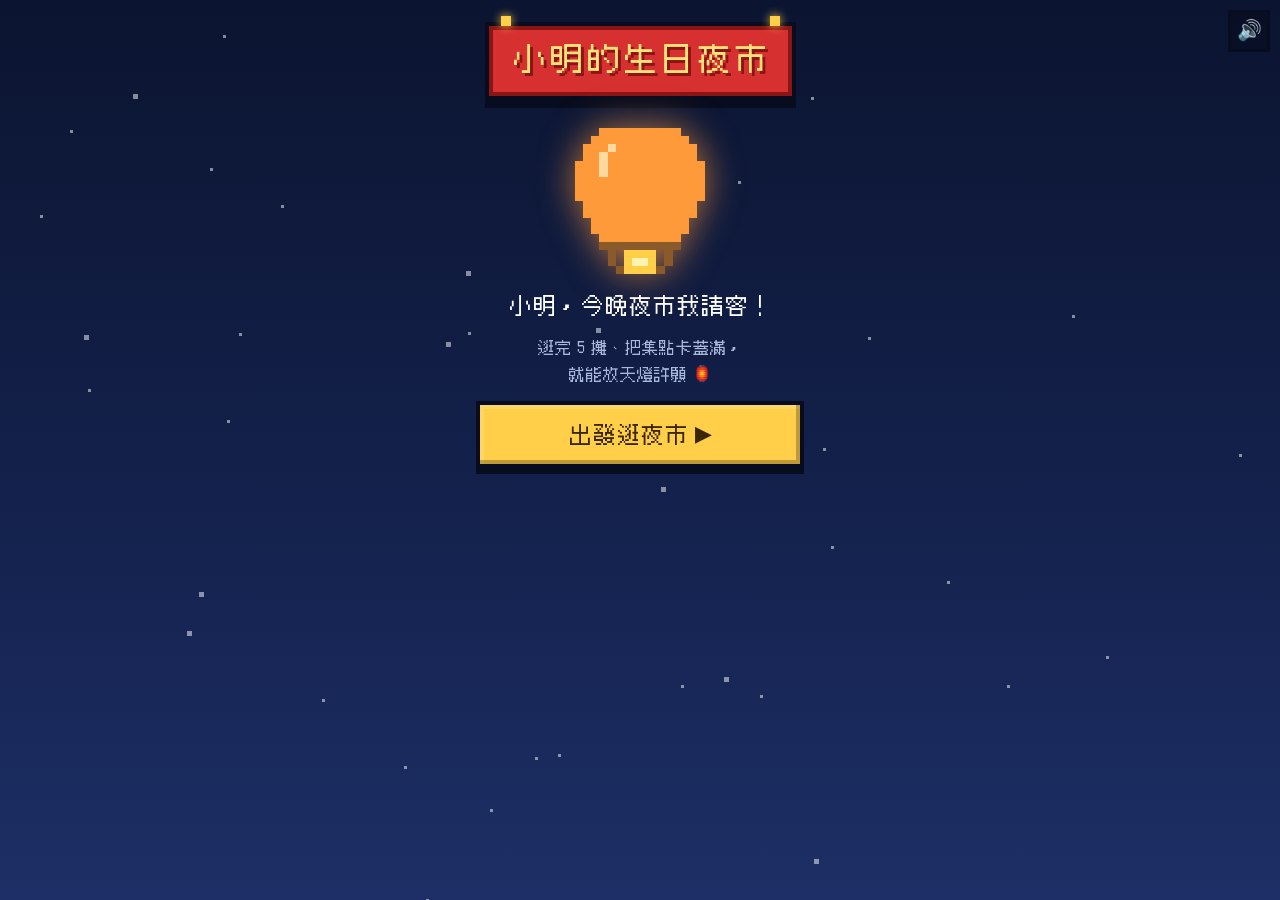
<file: index.html>
<!DOCTYPE html>
<html lang="zh-Hant-TW">
<head>
  <meta charset="UTF-8">
  <meta name="viewport" content="width=device-width, initial-scale=1, viewport-fit=cover">
  <meta name="theme-color" content="#0b1430">
  <meta name="description" content="生日闖關小遊戲：夜市、外送、太空、手作卡片四種主題，一站一站闖關，全部完成就能看到照片和生日祝福。">
  <meta property="og:title" content="🎂 有人送你一個生日小遊戲">
  <meta property="og:description" content="全部過關有驚喜喔！">
  <title>生日大冒險</title>
  <link rel="preload" href="fonts/Cubic_11.woff2" as="font" type="font/woff2" crossorigin>
  <link rel="icon" href="data:image/svg+xml,%3Csvg xmlns=%27http://www.w3.org/2000/svg%27 viewBox=%270 0 100 100%27%3E%3Ctext y=%27.9em%27 font-size=%2790%27%3E%F0%9F%8E%81%3C/text%3E%3C/svg%3E">
  <link rel="stylesheet" href="css/style.css">
  <link rel="stylesheet" href="css/themes.css">
</head>
<body>
  <div id="sky" aria-hidden="true"></div>
  <button id="mute" type="button" aria-label="關閉聲音">🔊</button>
  <main id="app"></main>

  <!-- 設定（沒有分享連結時使用） -->
  <script src="config.js"></script>
  <!-- 核心積木 -->
  <script src="js/core/ui.js"></script>
  <script src="js/core/audio.js"></script>
  <script src="js/core/data.js"></script>
  <script src="js/core/sprites.js"></script>
  <!-- 主題積木：想加新主題就在這裡多載入一個 -->
  <script src="js/themes/night.js"></script>
  <script src="js/themes/delivery.js"></script>
  <script src="js/themes/space.js"></script>
  <script src="js/themes/paper.js"></script>
  <!-- 關卡積木：想加新關卡類型就在這裡多載入一個 -->
  <script src="js/levels/choice.js"></script>
  <script src="js/levels/text.js"></script>
  <script src="js/levels/balloon.js"></script>
  <script src="js/levels/lock.js"></script>
  <!-- 路線、終點慶祝與主流程 -->
  <script src="js/route.js"></script>
  <script src="js/celebrate.js"></script>
  <script src="js/main.js"></script>
</body>
</html>
</file>
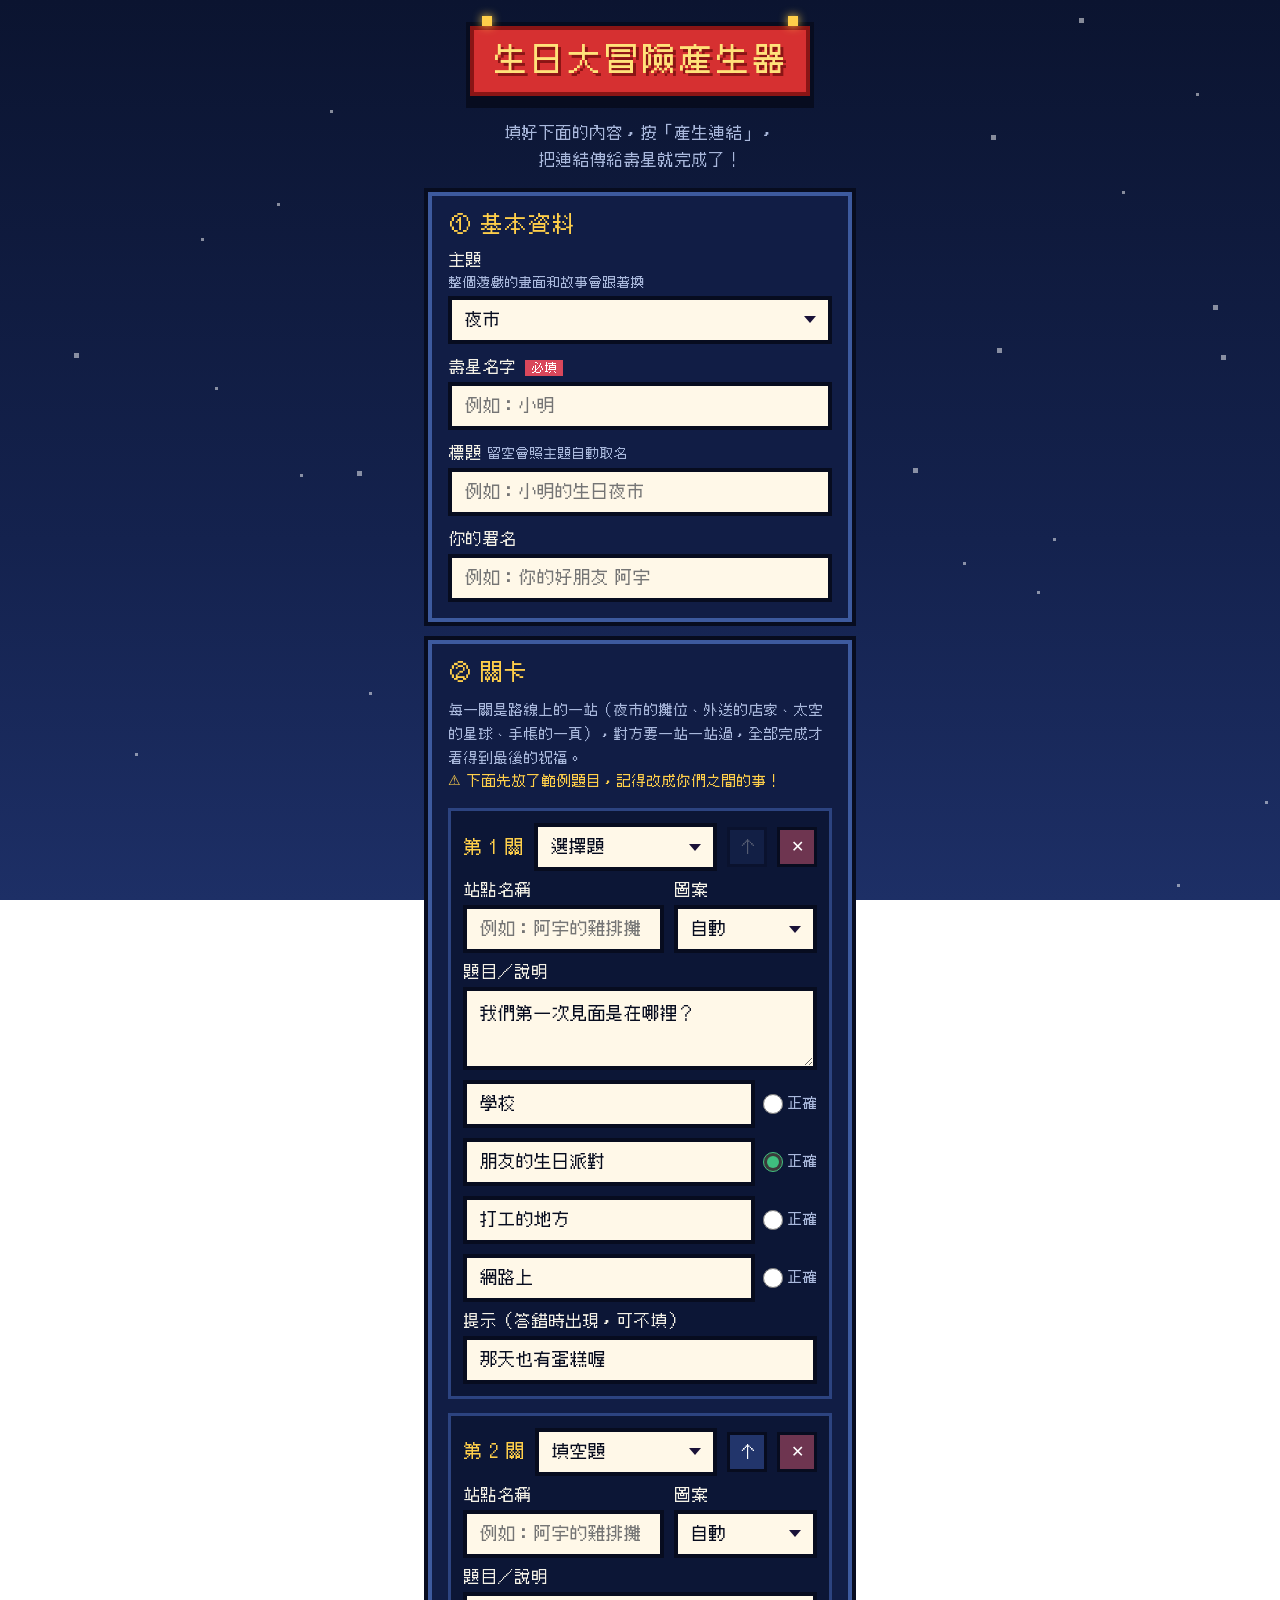
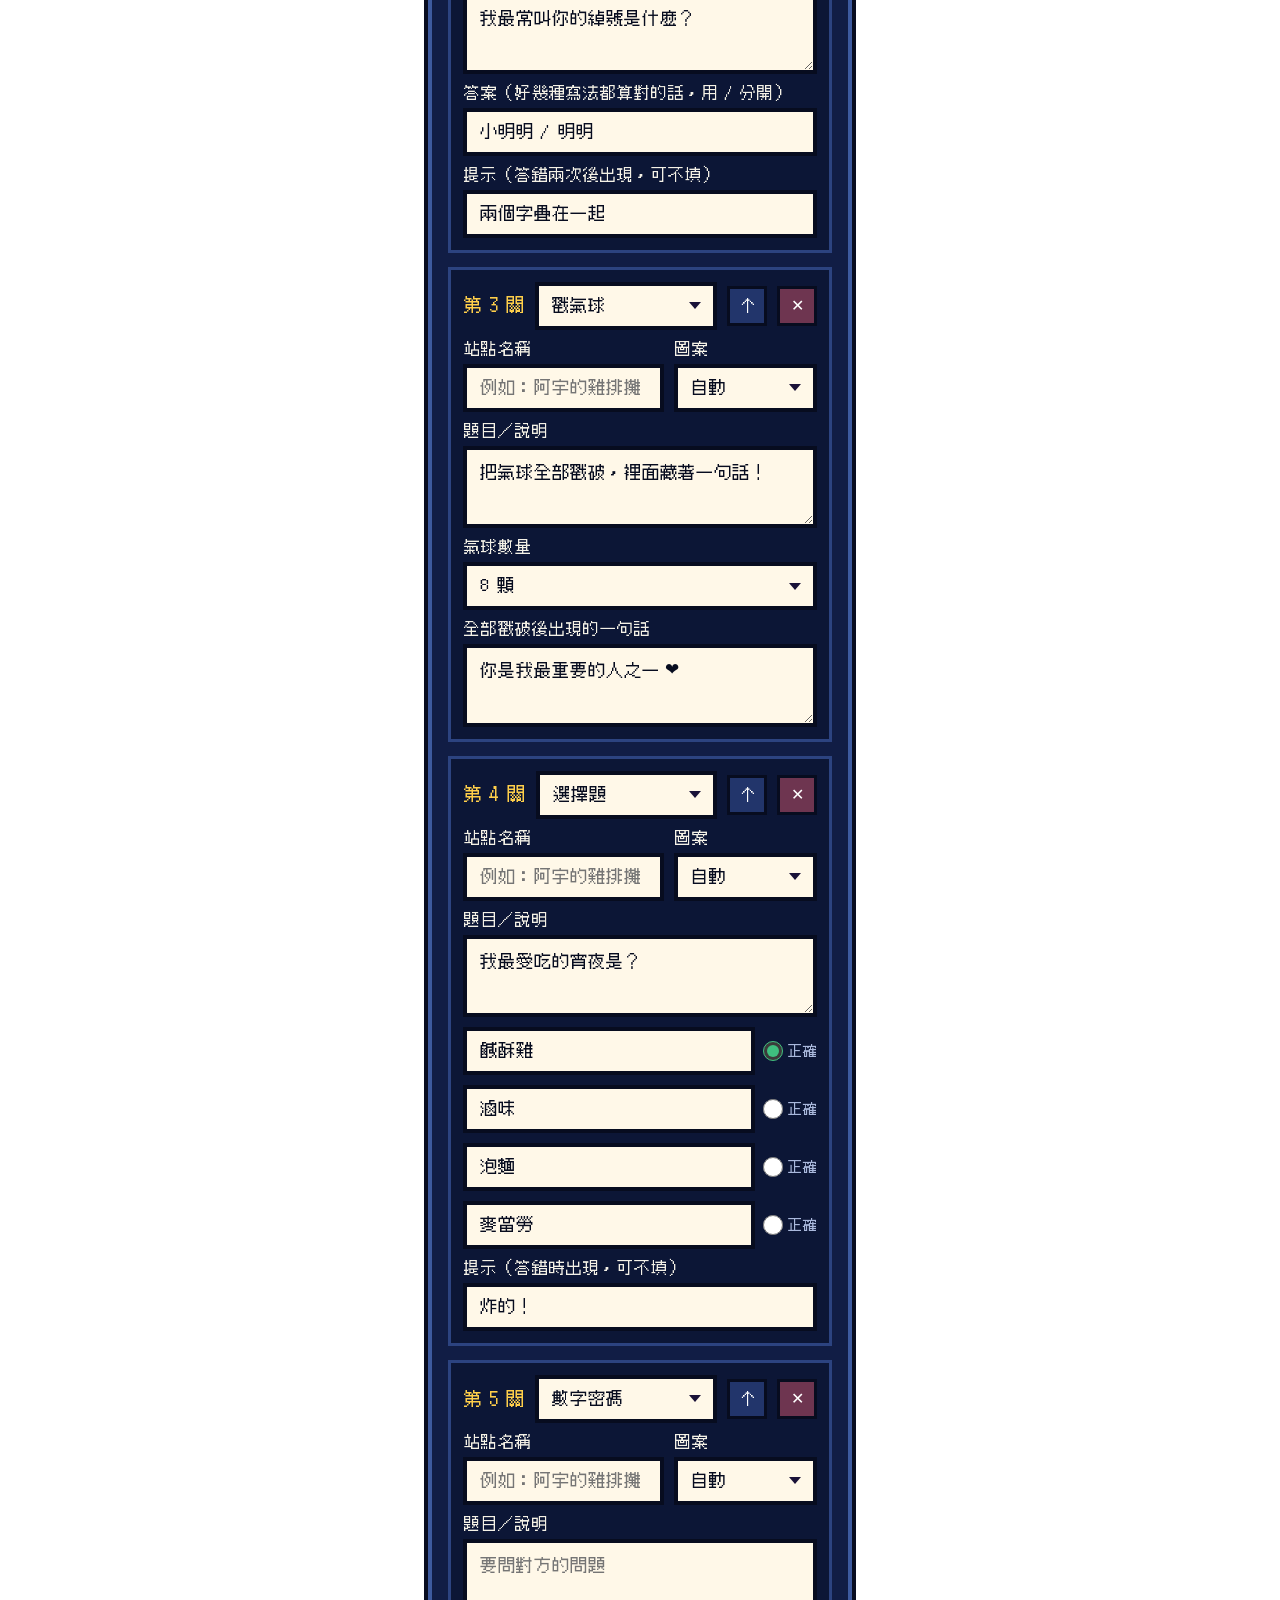
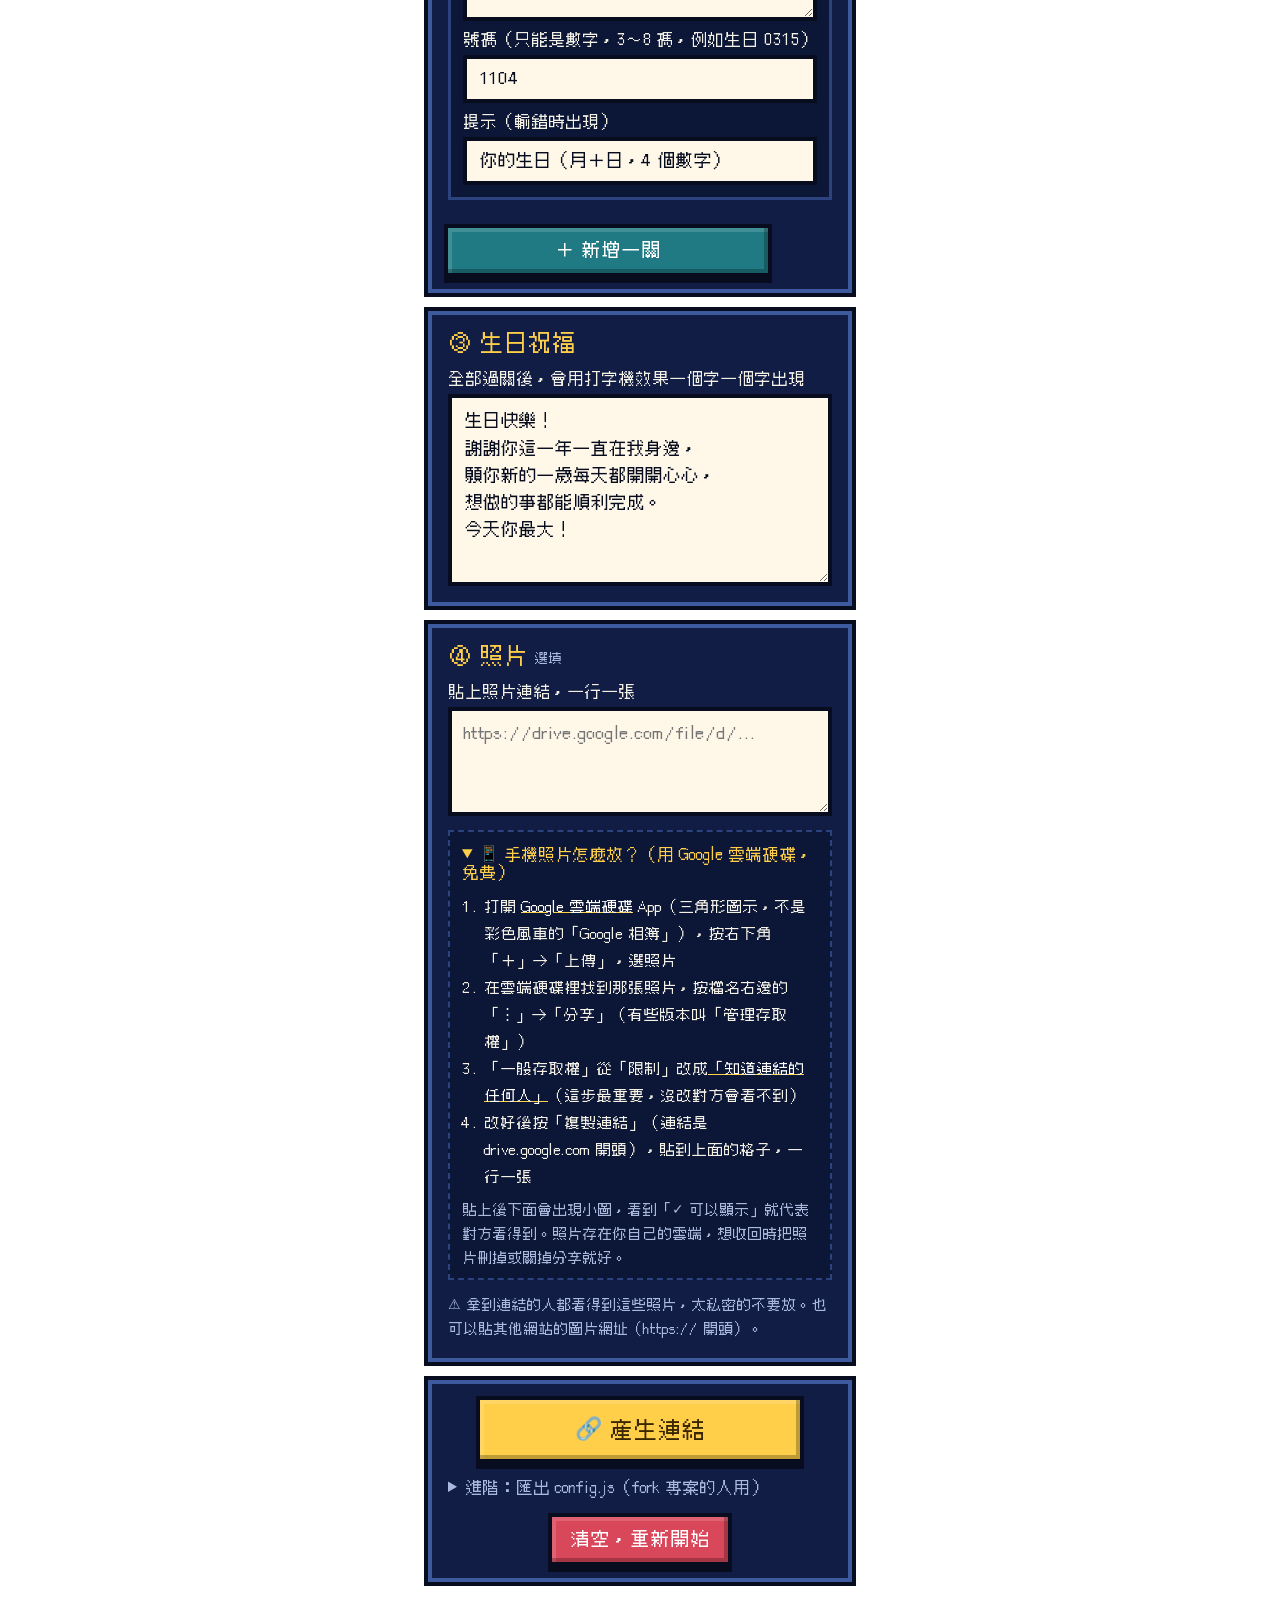
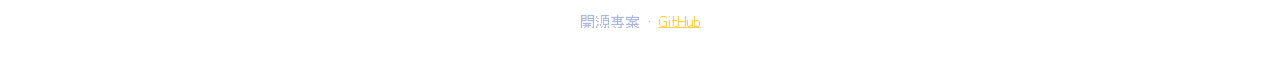
<file: create.html>
<!DOCTYPE html>
<html lang="zh-Hant-TW">
<head>
  <meta charset="UTF-8">
  <meta name="viewport" content="width=device-width, initial-scale=1, viewport-fit=cover">
  <meta name="theme-color" content="#0b1430">
  <title>生日大冒險產生器</title>
  <link rel="preload" href="fonts/Cubic_11.woff2" as="font" type="font/woff2" crossorigin>
  <link rel="icon" href="data:image/svg+xml,%3Csvg xmlns=%27http://www.w3.org/2000/svg%27 viewBox=%270 0 100 100%27%3E%3Ctext y=%27.9em%27 font-size=%2790%27%3E%F0%9F%8E%81%3C/text%3E%3C/svg%3E">
  <link rel="stylesheet" href="css/style.css">
  <link rel="stylesheet" href="css/create.css">
</head>
<body>
  <div id="sky" aria-hidden="true"></div>
  <main id="app" class="maker">
    <div class="sign"><h1>生日大冒險產生器</h1></div>
    <p class="sub">填好下面的內容，按「產生連結」，<br>把連結傳給壽星就完成了！</p>

    <section class="panel">
      <h2>① 基本資料</h2>
      <label>主題 <small>整個遊戲的畫面和故事會跟著換</small>
        <select class="px-input" id="f-theme"></select>
      </label>
      <label><span>壽星名字 <b class="req">必填</b></span>
        <input class="px-input" id="f-name" maxlength="20" placeholder="例如：小明">
      </label>
      <label><span>標題 <small>留空會照主題自動取名</small></span>
        <input class="px-input" id="f-title" maxlength="20" placeholder="例如：小明的生日夜市">
      </label>
      <label>你的署名
        <input class="px-input" id="f-from" maxlength="20" placeholder="例如：你的好朋友 阿宇">
      </label>
    </section>

    <section class="panel">
      <h2>② 關卡</h2>
      <p class="note">每一關是路線上的一站（夜市的攤位、外送的店家、太空的星球、手帳的一頁），對方要一站一站過，全部完成才看得到最後的祝福。<br><b class="warn">⚠ 下面先放了範例題目，記得改成你們之間的事！</b></p>
      <div id="levels"></div>
      <button type="button" class="px-btn wide" id="add-level">＋ 新增一關</button>
    </section>

    <section class="panel">
      <h2>③ 生日祝福</h2>
      <label>全部過關後，會用打字機效果一個字一個字出現
        <textarea class="px-input" id="f-wish" rows="6" maxlength="1000"></textarea>
      </label>
    </section>

    <section class="panel">
      <h2>④ 照片 <small>選填</small></h2>
      <label>貼上照片連結，一行一張
        <textarea class="px-input" id="f-photos" rows="3" placeholder="https://drive.google.com/file/d/..."></textarea>
      </label>
      <div id="photo-preview" class="photo-preview"></div>
      <details class="howto" open>
        <summary>📱 手機照片怎麼放？（用 Google 雲端硬碟，免費）</summary>
        <ol>
          <li>打開 <b>Google 雲端硬碟</b> App（三角形圖示，不是彩色風車的「Google 相簿」），按右下角「＋」→「上傳」，選照片</li>
          <li>在雲端硬碟裡找到那張照片，按檔名右邊的「⋮」→「分享」（有些版本叫「管理存取權」）</li>
          <li>「一般存取權」從「限制」改成<b>「知道連結的任何人」</b>（這步最重要，沒改對方會看不到）</li>
          <li>改好後按「複製連結」（連結是 drive.google.com 開頭），貼到上面的格子，一行一張</li>
        </ol>
        <p class="note">貼上後下面會出現小圖，看到「✓ 可以顯示」就代表對方看得到。照片存在你自己的雲端，想收回時把照片刪掉或關掉分享就好。</p>
      </details>
      <p class="note">⚠ 拿到連結的人都看得到這些照片，太私密的不要放。也可以貼其他網站的圖片網址（https:// 開頭）。</p>
    </section>

    <section class="panel actions">
      <p id="errors" class="errors" role="alert"></p>
      <button type="button" class="px-btn yellow wide big" id="make">🔗 產生連結</button>
      <div id="result" hidden>
        <textarea class="px-input" id="link" rows="4" readonly></textarea>
        <div class="row">
          <button type="button" class="px-btn green" id="copy">複製連結</button>
          <a class="px-btn" id="preview" target="_blank" rel="noopener">▶ 先玩玩看</a>
          <a class="px-btn line" id="line" target="_blank" rel="noopener">傳到 LINE</a>
        </div>
        <p class="note">⚠ 答案藏在連結裡（有編碼過，一般人看不出來），但懂程式的人還是解得開，別放太私密的東西。</p>
      </div>
      <details class="adv">
        <summary>進階：匯出 config.js（fork 專案的人用）</summary>
        <textarea class="px-input" id="config-out" rows="8" readonly></textarea>
        <button type="button" class="px-btn" id="copy-config">複製 config.js 內容</button>
      </details>
      <button type="button" class="px-btn red" id="reset">清空，重新開始</button>
    </section>

    <p class="foot">開源專案 · <a href="https://github.com/sdfvgv1994-bot/taco-birthday">GitHub</a></p>
  </main>

  <script src="config.js"></script>
  <script src="js/core/ui.js"></script>
  <script src="js/core/audio.js"></script>
  <script src="js/core/data.js"></script>
  <script src="js/core/sprites.js"></script>
  <!-- 主題積木：想加新主題就在這裡多載入一個 -->
  <script src="js/themes/night.js"></script>
  <script src="js/themes/delivery.js"></script>
  <script src="js/themes/space.js"></script>
  <script src="js/themes/paper.js"></script>
  <script src="js/create.js"></script>
</body>
</html>
</file>
<file: css/style.css>
/* 生日夜市：樣式 */
@font-face {
  font-family: "Cubic11";
  src: url("../fonts/Cubic_11.woff2") format("woff2");
  font-display: swap;
}

:root {
  --bg1: #0b1430;
  --bg2: #14224e;
  --ink: #070c1f;
  --text: #f4f1e6;
  --muted: #a9b8dc;
  --purple: #1f7a83;
  --purple-hi: #3d5a9e;
  --orange: #d63031;
  --yellow: #ffcf4a;
  --green: #3fbf7f;
  --red: #d9475b;
  --px: 4px;
}

* { box-sizing: border-box; }
html, body { margin: 0; min-height: 100%; }
body {
  font-family: "Cubic11", "PingFang TC", "Noto Sans TC", "Microsoft JhengHei", sans-serif;
  color: var(--text);
  background: linear-gradient(180deg, var(--bg1), var(--bg2) 60%, #1d2f66);
  background-attachment: fixed;
  -webkit-font-smoothing: none;
  -webkit-tap-highlight-color: transparent;
  overflow-x: hidden;
  transition: filter .6s;
}
body.dark { filter: brightness(.35); }
button { font-family: inherit; touch-action: manipulation; }

#sky { position: fixed; inset: 0; pointer-events: none; z-index: 0; }
.star {
  position: absolute; width: 3px; height: 3px; background: #fff; opacity: .5;
  animation: twinkle 3s steps(3) infinite;
}
.star.big { width: 5px; height: 5px; }
@keyframes twinkle { 50% { opacity: .1; } }

#app {
  position: relative; z-index: 1;
  max-width: 460px; margin: 0 auto;
  min-height: 100dvh;
  padding: calc(18px + env(safe-area-inset-top)) 18px calc(28px + env(safe-area-inset-bottom));
  display: flex; flex-direction: column; align-items: center;
}

#mute {
  position: fixed; top: calc(10px + env(safe-area-inset-top)); right: 10px; z-index: 5;
  width: 42px; height: 42px; font-size: 20px;
  background: rgba(7, 12, 31, .6); color: #fff; border: 3px solid var(--ink);
}

/* 招牌（標題） */
.sign {
  background: var(--orange);
  border: var(--px) solid #8a1515;
  box-shadow: 0 0 0 var(--px) var(--ink), 0 8px 0 var(--px) var(--ink);
  padding: 10px 18px; margin: 8px 0 22px;
  max-width: 100%;
}
.sign h1 {
  margin: 0; font-size: clamp(22px, 7vw, 32px); font-weight: normal; letter-spacing: 2px;
  color: #ffe27a; text-shadow: 3px 3px 0 #8a1515; text-align: center; line-height: 1.3;
  word-break: break-all;
}
.sign.big h1 { font-size: clamp(30px, 10vw, 44px); }

.screen { width: 100%; display: flex; flex-direction: column; align-items: center; gap: 16px; }

.lead { font-size: 22px; margin: 0; text-align: center; color: #fff; }
.sub { font-size: 16px; margin: 0; color: var(--muted); text-align: center; }

/* 像素按鈕 */
.px-btn {
  position: relative;
  font-size: 18px; color: #fff;
  background: var(--purple);
  border: 0; padding: 12px 18px;
  box-shadow:
    inset -4px -4px 0 rgba(0,0,0,.25),
    inset 4px 4px 0 rgba(255,255,255,.15),
    0 0 0 var(--px) var(--ink),
    0 6px 0 var(--px) var(--ink);
  cursor: pointer;
  transition: transform .05s;
}
.px-btn:active:not(:disabled) { transform: translateY(4px); box-shadow:
    inset -4px -4px 0 rgba(0,0,0,.25),
    inset 4px 4px 0 rgba(255,255,255,.15),
    0 0 0 var(--px) var(--ink),
    0 2px 0 var(--px) var(--ink); }
.px-btn.yellow { background: var(--yellow); color: #3a2600; }
.px-btn.green { background: var(--green); }
.px-btn.red { background: var(--red); }
.px-btn.wide { width: 100%; max-width: 320px; }
.px-btn.big { font-size: 22px; padding: 16px; }
.px-btn:disabled { cursor: default; }

/* 開場天燈 */
.intro-lantern { width: 130px; margin: 10px 0 4px; filter: drop-shadow(0 0 18px rgba(255, 154, 58, .7)); }
.intro-lantern svg { width: 100%; display: block; }
.bob { animation: bob 1.2s steps(2) infinite; }
@keyframes bob { 50% { transform: translateY(-8px); } }

/* 關卡標頭 */
.level-head {
  width: 100%; display: flex; justify-content: space-between; align-items: center;
  margin: -6px 0 14px;
}
.level-tag { font-size: 16px; color: var(--yellow); }

/* 題目卡 */
.card {
  width: 100%;
  background: #111d45;
  border: var(--px) solid var(--purple-hi);
  box-shadow: 0 0 0 var(--px) var(--ink);
  padding: 16px;
}
.question { margin: 0; font-size: 20px; line-height: 1.6; text-align: center; white-space: pre-wrap; }

.choices { width: 100%; display: flex; flex-direction: column; gap: 16px; margin-top: 6px; }
.choice { display: flex; align-items: center; gap: 12px; text-align: left; font-size: 18px; }
.choice-mark {
  flex: none; width: 30px; height: 30px; line-height: 30px; text-align: center;
  background: var(--ink); color: var(--yellow); font-size: 16px;
}
.choice.right { background: var(--green); }
.choice.bad { background: #6e3550; opacity: .7; }

.hint { min-height: 1.5em; margin: 0; color: var(--yellow); text-align: center; font-size: 16px; line-height: 1.6; }
.hint.glow { animation: glow 1s steps(2) 3; }
@keyframes glow { 50% { color: #fff; } }

.answer-row { width: 100%; display: flex; gap: 14px; margin-top: 6px; }
.px-input {
  flex: 1; min-width: 0;
  font-family: inherit; font-size: 20px; color: var(--ink);
  background: #fff8e8; border: var(--px) solid var(--ink);
  padding: 10px 12px; outline: none; border-radius: 0;
}
.px-input:focus { border-color: var(--yellow); box-shadow: 0 0 0 var(--px) var(--ink); }
.px-input.right { background: #c9f5df; }

/* 氣球 */
.counter { margin: 0; font-size: 18px; color: var(--yellow); }
.balloon-field { position: relative; width: 100%; height: min(58vh, 420px); }
.balloon {
  position: absolute; width: 64px; height: 86px; padding: 0; margin: -43px 0 0 -32px;
  background: none; border: 0; cursor: pointer;
  animation: float 2.4s ease-in-out infinite;
}
.balloon svg { width: 100%; height: 100%; display: block; pointer-events: none; }
.balloon.popped { animation: popped .35s steps(3) forwards; pointer-events: none; }
@keyframes float { 50% { transform: translateY(-12px); } }
@keyframes popped {
  0% { transform: scale(1); opacity: 1; }
  60% { transform: scale(1.5); opacity: .6; }
  100% { transform: scale(.2); opacity: 0; }
}
.clue {
  position: absolute; inset: 20% 0 auto; text-align: center;
  background: #fff8e8; color: var(--ink); padding: 20px;
  border: var(--px) solid var(--ink); box-shadow: 0 8px 0 var(--ink);
}
.clue-label { margin: 0 0 8px; font-size: 15px; color: #7a5a1a; }
.clue-text { margin: 0; font-size: 22px; line-height: 1.6; white-space: pre-wrap; }

/* 叫號機（數字密碼） */
.lock { width: 300px; max-width: 92%; margin-top: 4px; }
.lock-body {
  background: #1a0808;
  border: var(--px) solid #5a1414;
  box-shadow: 0 0 0 var(--px) var(--ink), 0 0 24px rgba(255, 75, 58, .35);
  padding: 12px 14px 18px;
}
.board-label { margin: 0 0 10px; text-align: center; font-size: 16px; color: #ffcf4a; letter-spacing: 2px; }
.lock-slots { display: flex; justify-content: center; gap: 8px; }
.slot {
  width: 50px; height: 66px; background: #0d0303; color: #ff4b3a;
  font-size: 40px; line-height: 66px; text-align: center;
  box-shadow: inset 0 0 0 2px #3a0c0c; text-shadow: 0 0 10px rgba(255, 75, 58, .9);
}
.slot:empty::after { content: "-"; color: #4a1010; text-shadow: none; }
.lock.open .slot { color: #4fd1a1; text-shadow: 0 0 10px rgba(79, 209, 161, .9); }
.lock-slots.many { gap: 4px; }
.lock-slots.many .slot { width: 30px; height: 48px; font-size: 26px; line-height: 48px; }
.lock-title { margin: 8px 0 0; font-size: 20px; }
.keypad {
  display: grid; grid-template-columns: repeat(3, 1fr); gap: 16px;
  width: 100%; max-width: 300px;
}
.key { font-size: 26px; padding: 12px 0; border-radius: 0; }

/* 搖晃（答錯） */
.shake { animation: shake .4s steps(6); }
@keyframes shake {
  20% { transform: translateX(-8px); }
  40% { transform: translateX(8px); }
  60% { transform: translateX(-6px); }
  80% { transform: translateX(6px); }
}

.pop-in { animation: popin .35s steps(4); }
@keyframes popin { from { transform: scale(.4); opacity: 0; } }

/* 過關橫幅 */
.clear-banner {
  position: fixed; inset: 0; z-index: 20; display: flex; align-items: center; justify-content: center;
  background: rgba(5, 10, 28, .55);
}
.clear-box {
  background: var(--yellow); color: #3a2600; text-align: center; padding: 18px 40px;
  box-shadow: 0 0 0 var(--px) var(--ink), 0 10px 0 var(--px) var(--ink);
}
.clear-title { margin: 0; font-size: 40px; }
.clear-stars { margin: 6px 0 0; font-size: 22px; color: #c25b00; }

/* 結尾 */
.finale { gap: 18px; }
.finale .sign { margin-bottom: 4px; }
.hb-name { margin: 0; font-size: clamp(30px, 10vw, 42px); color: var(--yellow); text-shadow: 4px 4px 0 var(--ink); text-align: center; word-break: break-all; }
.photos {
  width: calc(100% + 36px); margin: 0 -18px;
  display: flex; gap: 18px; overflow-x: auto; scroll-snap-type: x mandatory;
  padding: 14px 40px 22px; -webkit-overflow-scrolling: touch; scrollbar-width: none;
}
.photos::-webkit-scrollbar { display: none; }
.photos:has(.polaroid:only-child) { justify-content: center; }
.polaroid {
  flex: none; width: 72%; max-width: 300px; margin: 0; scroll-snap-align: center;
  background: #fff; padding: 10px 10px 34px;
  box-shadow: 0 0 0 var(--px) var(--ink), 0 8px 0 var(--px) var(--ink);
  transform: rotate(var(--tilt, 0deg));
}
.polaroid img { width: 100%; aspect-ratio: 1; object-fit: cover; display: block; background: #ddd; }
.swipe-tip { margin: -10px 0 0; color: var(--muted); font-size: 14px; }
.wish { background: #fff8e8; color: var(--ink); border-color: var(--ink); }
.wish-text { margin: 0; font-size: 19px; line-height: 1.8; white-space: pre-wrap; min-height: 4em; cursor: pointer; }
.wish-text:not(.done)::after { content: "▌"; animation: twinkle .8s steps(1) infinite; }
.wish-from { margin: 12px 0 0; text-align: right; font-size: 18px; color: #c0392b; }
.end-buttons { display: flex; flex-wrap: wrap; justify-content: center; gap: 18px; margin-top: 8px; }
.end-buttons .px-btn { font-size: 16px; padding: 10px 14px; }

.confetti { position: fixed; inset: 0; width: 100%; height: 100%; pointer-events: none; z-index: 15; }

.toast {
  position: fixed; left: 50%; bottom: 30px; z-index: 30; transform: translate(-50%, 20px);
  background: var(--ink); color: #fff; padding: 10px 16px; opacity: 0;
  border: 3px solid var(--yellow); transition: all .25s; max-width: 90%; text-align: center;
}
.toast.show { opacity: 1; transform: translate(-50%, 0); }

@media (prefers-reduced-motion: reduce) {
  .bob, .balloon, .star, .flame { animation: none !important; }
}


/* ================= 夜市 ================= */
.sub { white-space: pre-line; line-height: 1.7; }
.px-btn.small { font-size: 15px; padding: 8px 14px; background: #22356b; }

/* 紅布條標題：兩邊掛燈泡 */
.sign { position: relative; }
.sign::before, .sign::after {
  content: ""; position: absolute; top: -14px; width: 10px; height: 10px; background: #ffcf4a;
  box-shadow: 0 0 10px #ffcf4a;
}
.sign::before { left: 8px; } .sign::after { right: 8px; }

.market { gap: 10px; }
.market-top { width: 100%; display: flex; align-items: center; gap: 10px; padding-right: 48px; }
.home-btn {
  flex: none; width: 42px; height: 42px; font-size: 20px; color: #fff;
  background: rgba(7, 12, 31, .6); border: 3px solid var(--ink); cursor: pointer;
}
.stamp-card {
  flex: 1; display: flex; align-items: center; flex-wrap: wrap; gap: 6px;
  background: #f4ead0; color: var(--ink); padding: 8px 10px;
  border: 3px dashed #c0392b; box-shadow: 0 0 0 3px var(--ink);
}
.stamp-title { font-size: 15px; margin-right: 2px; }
.stamp {
  width: 30px; height: 30px; line-height: 26px; text-align: center; font-size: 14px;
  border: 2px dashed #b8a67a; border-radius: 50%; color: #b8a67a;
}
.stamp.on { border: 2px solid #c0392b; color: #c0392b; transform: rotate(-12deg); font-size: 15px; }
.stamp.fresh { animation: stampIn .5s steps(4) .2s backwards; }
@keyframes stampIn { from { transform: rotate(-12deg) scale(3); opacity: 0; } }
.next-tip { margin: 0; font-size: 17px; color: var(--yellow); text-align: center; }

.street {
  position: relative; width: 100%;
  background:
    linear-gradient(90deg, transparent 0 46%, rgba(255,255,255,.06) 46% 54%, transparent 54%),
    repeating-linear-gradient(0deg, #2a3350 0 22px, #262e49 22px 44px);
  border: var(--px) solid #3a456b; box-shadow: 0 0 0 var(--px) var(--ink);
  padding: 16px 8px 10px; overflow: hidden;
}
/* 頭頂一串串燈泡 */
.street-row { position: relative; display: grid; grid-template-columns: 1.25fr 1fr; align-items: end; gap: 6px; padding: 22px 0 16px; }
.street-row.flip { grid-template-columns: 1fr 1.25fr; }
.street-row.flip .stall { order: 2; }
.street-row::before {
  content: ""; position: absolute; left: -8px; right: -8px; top: 4px; height: 8px;
  background: radial-gradient(circle, #ffe27a 0 3px, transparent 4px) 0 0 / 26px 8px repeat-x;
  filter: drop-shadow(0 0 4px #ffcf4a);
  border-top: 2px solid #4a557d;
}
.stall {
  position: relative; display: flex; flex-direction: column; align-items: center;
  background: none; border: 0; padding: 0; cursor: pointer; color: inherit;
}
.stall-art, .altar-art { width: 100%; max-width: 200px; }
.stall-art svg, .altar-art svg, .deco-a svg, .deco-b svg, .walker svg { width: 100%; display: block; }
.stall-name {
  margin-top: 4px; font-size: 15px; color: var(--ink); background: #ffcf4a; padding: 3px 10px;
  box-shadow: 0 0 0 2px var(--ink);
  max-width: 100%; overflow: hidden; text-overflow: ellipsis; white-space: nowrap;
}
.stall-flag {
  position: absolute; top: -14px; right: 4px; z-index: 2; font-size: 13px; padding: 2px 6px;
  background: var(--ink); color: #a9b8dc; border: 2px solid #3a456b;
}
.stall.closed .stall-art { filter: brightness(.38) saturate(.35); }
.stall.closed .stall-name { background: #4a557d; color: #c8d2ee; }
.stall.open .stall-art { filter: drop-shadow(0 0 12px rgba(255, 207, 74, .75)); }
.stall.open .stall-flag { background: #4fd1a1; color: var(--ink); border-color: var(--ink); animation: arrowBob .6s steps(2) infinite; }
@keyframes arrowBob { 50% { transform: translateY(5px); } }
.stall.cleared .stall-flag {
  top: 30%; right: 50%; transform: translateX(50%) rotate(-12deg); font-size: 18px; padding: 4px 10px;
  background: rgba(244, 234, 208, .92); color: #c0392b; border: 3px solid #c0392b;
}

.side { display: flex; align-items: flex-end; justify-content: center; gap: 12px; padding-bottom: 26px; }
.deco-a { width: 30px; animation: sway 2.4s steps(4) infinite; }
.deco-a.low { width: 24px; margin-bottom: 20px; animation-delay: .6s; }
@keyframes sway { 50% { transform: rotate(5deg); } }
.deco-b { width: 64px; }

.street-end { display: flex; justify-content: center; padding: 26px 0 12px; border-top: 3px dashed #4a557d; }
.altar { display: flex; flex-direction: column; align-items: center; background: none; border: 0; padding: 0; cursor: pointer; }
.altar .altar-art { width: 84px; filter: brightness(.4) saturate(.3); }
.altar.ready .altar-art { filter: drop-shadow(0 0 16px rgba(255, 154, 58, .95)); animation: bob 1s steps(2) infinite; }
.altar:not(.ready) .stall-name { background: #4a557d; color: #c8d2ee; }

.walker {
  position: absolute; left: 0; top: 0; width: 28px; z-index: 3;
  transform: translate(-50%, -100%); pointer-events: none; opacity: 0;
  filter: drop-shadow(0 3px 0 rgba(0,0,0,.4));
}
.walker.ready { opacity: 1; }
.walker.face-left svg { transform: scaleX(-1); }
.walker.walking svg { animation: step .24s steps(2) infinite; }
@keyframes step { 50% { margin-top: -4px; } }

.level-head { gap: 8px; }
.level-head .back-btn {
  background: #22356b; color: #fff; border: 3px solid var(--ink); padding: 6px 10px; font-size: 15px; cursor: pointer;
}

/* 集點印章（過關提示） */
.clear-box { background: #f4ead0; border: 4px solid #c0392b; transform: rotate(-4deg); }
.clear-title { color: #c0392b; font-size: 64px; line-height: 1; }
.clear-stars { color: #c0392b; }

.big-clear {
  position: fixed; inset: 0; z-index: 25; display: flex; align-items: center; justify-content: center;
  background: rgba(5, 10, 28, .6); pointer-events: none;
}
.big-clear-text {
  margin: 0; font-size: clamp(54px, 18vw, 96px); color: #c0392b; background: #f4ead0;
  padding: 6px 22px; border: 8px solid #c0392b; border-radius: 16px;
  transform: rotate(-8deg); animation: stamp .5s steps(4);
}
@keyframes stamp { from { transform: rotate(-8deg) scale(2.4); opacity: 0; } }

/* 放天燈 */
.lantern-screen { min-height: 62vh; }
.sky-lantern {
  position: relative; width: 190px; margin-top: 26px; background: none; border: 0; padding: 0; cursor: pointer;
  filter: drop-shadow(0 0 26px rgba(255, 154, 58, .85));
}
.sky-lantern-art svg { width: 100%; display: block; }
.sky-lantern-text {
  position: absolute; left: 12%; right: 12%; top: 18%; text-align: center; white-space: pre-line;
  font-size: 22px; line-height: 1.5; color: #7a2a0a; word-break: break-all;
}
.sky-lantern.fly { transition: transform 2.4s ease-in, opacity 2.4s ease-in; transform: translateY(-110vh) scale(.35); opacity: .2; }
.stamp-card { gap: 4px; padding: 8px; }
.stamp { width: 27px; height: 27px; line-height: 23px; font-size: 13px; }
.stamp.on { font-size: 13px; }
.sky-lantern.burst { transition: transform 1.2s steps(8), opacity 1.2s; transform: scale(2.2) rotate(8deg); opacity: 0; }
.goal-tag { margin: 0; font-size: 24px; line-height: 1.5; text-align: center; white-space: pre-line; color: var(--yellow); word-break: break-all; }
</file>
<file: css/themes.css>
/* 各主題的顏色和背景。body 會被加上 theme-主題名 的 class。 */

/* ---------- 夜市（預設樣子就是夜市，這裡只補發光） ---------- */
body.theme-night .deco-a { filter: drop-shadow(0 0 8px rgba(226, 58, 58, .8)); }

/* ---------- 外送：傍晚的街道 ---------- */
body.theme-delivery {
  --bg1: #2b1a3d; --bg2: #8a3f55; --purple: #2e8b57; --purple-hi: #e8a13a;
  background: linear-gradient(180deg, #2b1a3d, #8a3f55 55%, #e08a4a);
  background-attachment: fixed;
}
body.theme-delivery .sign { background: #ffcf4a; border-color: #1a1238; }
body.theme-delivery .sign h1 { color: #1a1238; text-shadow: none; }
body.theme-delivery .sign::before, body.theme-delivery .sign::after { display: none; }
body.theme-delivery .street {
  background:
    repeating-linear-gradient(180deg, #ffcf4a 0 18px, transparent 18px 40px) 50% 0 / 6px 100% no-repeat,
    #4a4f5e;
  border-color: #c9c9c9;
}
body.theme-delivery .street-row::before { display: none; }
body.theme-delivery .deco-a { animation: none; width: 26px; }
body.theme-delivery .deco-b { width: 50px; }
body.theme-delivery .walker { width: 44px; }
body.theme-delivery .stamp-card { border-color: #2e8b57; }
body.theme-delivery .stamp.on { border-color: #2e8b57; color: #2e8b57; }
body.theme-delivery .stall.cleared .stall-flag, body.theme-delivery .clear-box, body.theme-delivery .big-clear-text { border-color: #2e8b57; color: #2e8b57; }
body.theme-delivery .clear-title, body.theme-delivery .clear-stars { color: #2e8b57; }
body.theme-delivery .intro-lantern, body.theme-delivery .sky-lantern { filter: drop-shadow(0 0 20px rgba(255, 207, 74, .7)); }
body.theme-delivery .card { background: #3a2440; }

/* ---------- 太空 ---------- */
body.theme-space {
  --bg1: #05030f; --bg2: #140a33; --purple: #4b3fd1; --purple-hi: #5ee6ff;
  background: radial-gradient(ellipse at 30% 10%, #2a1466 0, #0a0620 55%, #05030f 100%);
  background-attachment: fixed;
}
body.theme-space .sign { background: #0a0620; border-color: #5ee6ff; box-shadow: 0 0 0 var(--px) var(--ink), 0 0 18px rgba(94, 230, 255, .6); }
body.theme-space .sign h1 { color: #5ee6ff; text-shadow: 0 0 10px rgba(94, 230, 255, .8); }
body.theme-space .sign::before, body.theme-space .sign::after { background: #5ee6ff; box-shadow: 0 0 10px #5ee6ff; }
body.theme-space .street {
  background:
    radial-gradient(circle, rgba(255,255,255,.7) 0 1px, transparent 2px) 0 0 / 46px 58px,
    radial-gradient(circle, rgba(255,255,255,.4) 0 1px, transparent 2px) 20px 30px / 70px 74px,
    #0a0620;
  border-color: #3a2f8a;
}
body.theme-space .street-row::before {
  top: 8px; height: 2px; background: none; filter: none; border-top: 2px dotted rgba(94, 230, 255, .45);
}
body.theme-space .stall.closed .stall-art { filter: brightness(.45) saturate(.2); }
body.theme-space .stall.open .stall-art { filter: drop-shadow(0 0 14px rgba(94, 230, 255, .8)); }
body.theme-space .stall-art { animation: float 3s ease-in-out infinite; }
body.theme-space .stall-name { background: #5ee6ff; }
body.theme-space .deco-a { animation: twinkle 2s steps(2) infinite; }
body.theme-space .intro-lantern, body.theme-space .sky-lantern, body.theme-space .altar.ready .altar-art { filter: drop-shadow(0 0 22px rgba(255, 207, 74, .9)); }
body.theme-space .stamp-card { background: #0a0620; color: #5ee6ff; border-color: #5ee6ff; }
body.theme-space .stamp { border-color: #3a2f8a; color: #6a63b0; }
body.theme-space .stamp.on { border-color: #ffcf4a; color: #ffcf4a; }
body.theme-space .stall.cleared .stall-flag { background: rgba(10, 6, 32, .9); color: #ffcf4a; border-color: #ffcf4a; }
body.theme-space .clear-box, body.theme-space .big-clear-text { background: #0a0620; border-color: #ffcf4a; color: #ffcf4a; }
body.theme-space .clear-title, body.theme-space .clear-stars { color: #ffcf4a; }
body.theme-space .card { background: #120a3a; }

/* ---------- 手作卡片：亮色紙張 ---------- */
body.theme-paper {
  --bg1: #f6ecd6; --bg2: #f6ecd6; --text: #3a2a20; --muted: #8a7460; --yellow: #d6457a;
  --purple: #6fae9a; --purple-hi: #d9c7a3; --green: #6fae9a;
  background: #f6ecd6 repeating-linear-gradient(0deg, transparent 0 27px, rgba(120, 160, 200, .22) 27px 28px);
  background-attachment: fixed;
}
body.theme-paper #sky { display: none; }
body.theme-paper .lead { color: #3a2a20; }
body.theme-paper .sign { background: #ff8fab; border-color: #e86a8e; box-shadow: 0 6px 0 rgba(0,0,0,.12); transform: rotate(-2deg); }
body.theme-paper .sign h1 { color: #fff; text-shadow: 2px 2px 0 #e86a8e; }
body.theme-paper .sign::before, body.theme-paper .sign::after { display: none; }
body.theme-paper .card { background: #fff; border-color: #d9c7a3; box-shadow: 0 6px 0 rgba(0,0,0,.1); }
body.theme-paper .px-btn { box-shadow: inset -4px -4px 0 rgba(0,0,0,.15), inset 4px 4px 0 rgba(255,255,255,.3), 0 0 0 3px #3a2a20, 0 5px 0 3px #3a2a20; }
body.theme-paper .px-btn.yellow { background: #ffcf4a; }
body.theme-paper .px-btn.small, body.theme-paper .home-btn, body.theme-paper .back-btn, body.theme-paper #mute { background: #fff; color: #3a2a20; border-color: #3a2a20; }
body.theme-paper .choice-mark { background: #3a2a20; color: #ffcf4a; }
body.theme-paper .street { background: #fffaf0; border: 3px solid #d9c7a3; box-shadow: 0 8px 0 rgba(0,0,0,.08); }
body.theme-paper .street-row::before { top: 6px; height: 2px; background: none; filter: none; border-top: 2px dashed #e3d3b0; }
body.theme-paper .street-end { border-top-color: #e3d3b0; }
body.theme-paper .stall-name { background: #fff; box-shadow: 0 0 0 2px #3a2a20; color: #3a2a20; }
body.theme-paper .stall.closed .stall-art { filter: grayscale(1) opacity(.35); }
body.theme-paper .stall.closed .stall-name, body.theme-paper .altar:not(.ready) .stall-name { background: #eee3cc; color: #8a7460; box-shadow: 0 0 0 2px #b8a67a; }
body.theme-paper .stall.open .stall-art { filter: drop-shadow(0 4px 0 rgba(0,0,0,.15)); transform: rotate(-3deg); }
body.theme-paper .stall-flag { background: #fff; color: #8a7460; border-color: #d9c7a3; }
body.theme-paper .stall.open .stall-flag { background: #ffcf4a; color: #3a2a20; border-color: #3a2a20; }
body.theme-paper .altar .altar-art { filter: grayscale(1) opacity(.4); }
body.theme-paper .altar.ready .altar-art, body.theme-paper .intro-lantern, body.theme-paper .sky-lantern { filter: drop-shadow(0 6px 0 rgba(0,0,0,.15)); }
body.theme-paper .deco-a { animation: none; }
body.theme-paper .stamp-card { background: #fff; border-color: #ff8fab; box-shadow: 0 4px 0 rgba(0,0,0,.1); }
body.theme-paper .stamp.on, body.theme-paper .stall.cleared .stall-flag { color: #e8437a; border-color: #e8437a; }
body.theme-paper .clear-box, body.theme-paper .big-clear-text { background: #fff; border-color: #e8437a; color: #e8437a; }
body.theme-paper .clear-title, body.theme-paper .clear-stars { color: #e8437a; }
body.theme-paper .clear-banner, body.theme-paper .big-clear { background: rgba(246, 236, 214, .75); }
body.theme-paper .hb-name { color: #e8437a; text-shadow: 3px 3px 0 #fff; }
body.theme-paper .wish { background: #fff; }

/* 祝福卡片一律用淺色紙，字才看得清楚 */
body .card.wish { background: #fff8e8; color: #1a1238; border-color: #1a1238; }
</file>
<file: css/create.css>
/* 產生器頁面 */
.maker { gap: 18px; }
.maker .sign { margin-bottom: 6px; }
.maker .sub { line-height: 1.7; }

.panel {
  width: 100%;
  background: #111d45;
  border: var(--px) solid var(--purple-hi);
  box-shadow: 0 0 0 var(--px) var(--ink);
  padding: 16px;
  display: flex; flex-direction: column; gap: 14px;
}
.panel h2 { margin: 0; font-size: 22px; font-weight: normal; color: var(--yellow); }
.panel h2 small, label small { color: var(--muted); font-size: 13px; }
.panel label { display: flex; flex-direction: column; gap: 6px; font-size: 16px; }
.panel .px-input { width: 100%; font-size: 17px; }
.panel textarea.px-input { resize: vertical; line-height: 1.6; }
.panel select.px-input { appearance: none; -webkit-appearance: none;
  background: #fff8e8 url("data:image/svg+xml,%3Csvg xmlns='http://www.w3.org/2000/svg' viewBox='0 0 10 6'%3E%3Cpath d='M0 0h10L5 6z' fill='%231a1238'/%3E%3C/svg%3E") no-repeat right 12px center / 12px; padding-right: 34px; }
.req { font-weight: normal; font-size: 12px; background: var(--red); color: #fff; padding: 1px 6px; margin-left: 4px; }
.note { margin: 0; font-size: 14px; color: var(--muted); line-height: 1.7; }

.level-card {
  background: #0c1636; border: 3px solid #2c4380; padding: 12px;
  display: flex; flex-direction: column; gap: 10px; margin-bottom: 14px;
}
.level-top { display: flex; align-items: center; gap: 10px; }
.level-top .level-no { flex: none; color: var(--yellow); font-size: 18px; }
.level-top select { flex: 1; }
.icon-btn {
  flex: none; width: 40px; height: 40px; font-size: 16px; padding: 0;
  background: #22356b; color: #fff; border: 3px solid var(--ink); cursor: pointer;
}
.icon-btn:disabled { opacity: .3; cursor: default; }
.icon-btn.del { background: #6e3550; }

.opt-row { display: flex; align-items: center; gap: 8px; }
.opt-row .px-input { flex: 1; }
.opt-row label.correct {
  flex: none; flex-direction: row; align-items: center; gap: 4px; font-size: 14px; color: var(--muted);
}
.opt-row input[type=radio] { width: 20px; height: 20px; accent-color: var(--green); margin: 0; }

.actions { align-items: center; }
.errors { margin: 0; color: #ff9aa8; white-space: pre-line; line-height: 1.7; text-align: left; width: 100%; }
.errors:empty { display: none; }
#result { width: 100%; display: flex; flex-direction: column; gap: 14px; }
#result[hidden] { display: none; }
#link { font-size: 13px; word-break: break-all; }
.row { display: flex; flex-wrap: wrap; gap: 16px; justify-content: center; }
.row .px-btn { font-size: 16px; padding: 10px 14px; text-decoration: none; }
.px-btn.line { background: #06c755; }
.adv { width: 100%; color: var(--muted); }
.adv summary { cursor: pointer; padding: 6px 0; }
.adv textarea { margin: 10px 0; font-size: 12px; font-family: ui-monospace, monospace; }
.foot { color: var(--muted); font-size: 14px; }
.foot a { color: var(--yellow); }
.warn { color: var(--yellow); font-weight: normal; }
.two-col { display: grid; grid-template-columns: 1.4fr 1fr; gap: 10px; }

/* 照片預覽 */
.photo-preview { display: flex; flex-direction: column; gap: 8px; }
.photo-preview:empty { display: none; }
.pv-item { display: flex; align-items: center; gap: 10px; background: #0c1636; border: 2px solid #2c4380; padding: 6px; }
.pv-item.ok { border-color: #4fd1a1; }
.pv-item.bad { border-color: #ff9aa8; }
.pv-thumb { flex: none; width: 56px; height: 56px; background: #22356b; overflow: hidden; }
.pv-thumb img { width: 100%; height: 100%; object-fit: cover; display: block; }
.pv-item.bad .pv-thumb img { display: none; }
.pv-info { display: flex; flex-direction: column; gap: 2px; font-size: 14px; line-height: 1.5; }
.pv-no { color: var(--muted); font-size: 13px; }
.pv-item.ok .pv-status { color: #4fd1a1; }
.pv-item.bad .pv-status { color: #ff9aa8; }
.howto { width: 100%; background: #0c1636; border: 2px dashed #2c4380; padding: 8px 12px; }
.howto summary { cursor: pointer; font-size: 16px; color: var(--yellow); padding: 4px 0; }
.howto ol { margin: 8px 0; padding-left: 22px; font-size: 15px; line-height: 1.8; }
.howto b { color: #fff; font-weight: normal; text-decoration: underline; text-decoration-color: var(--yellow); }
</file>
